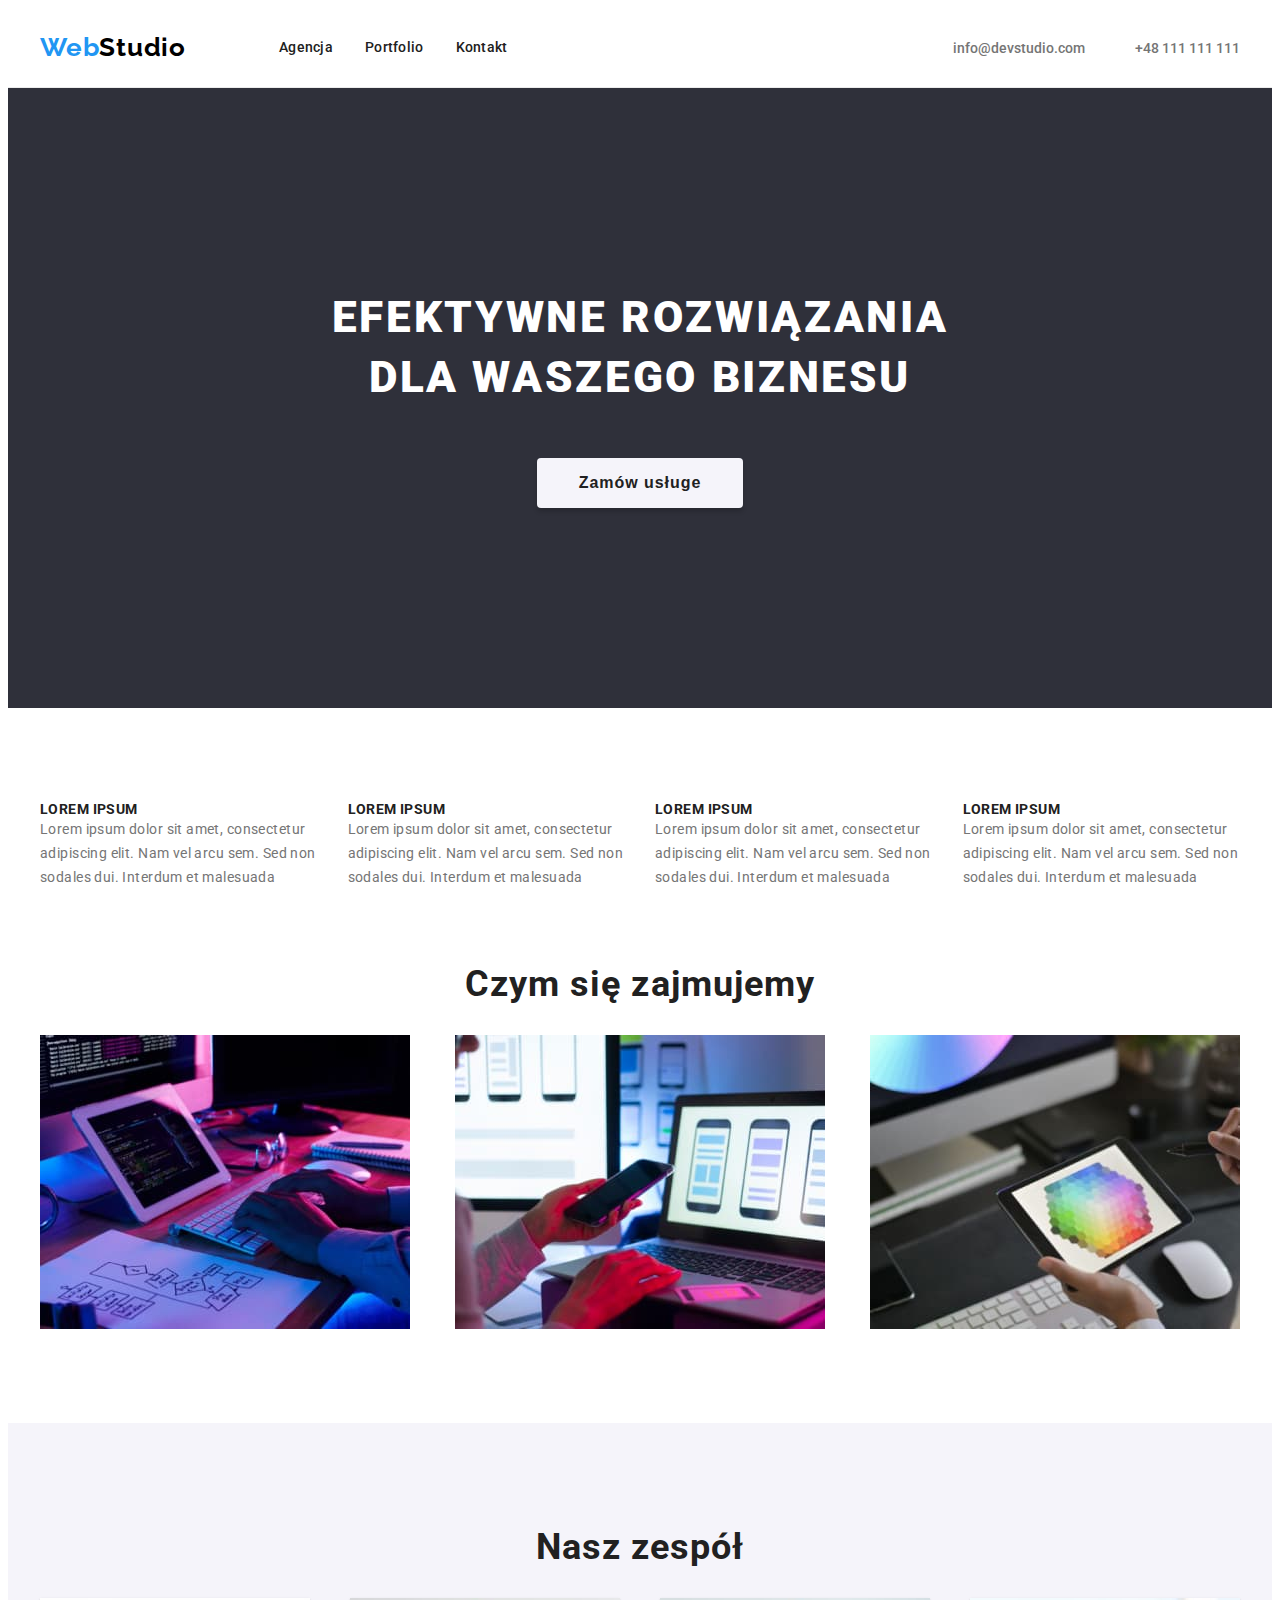
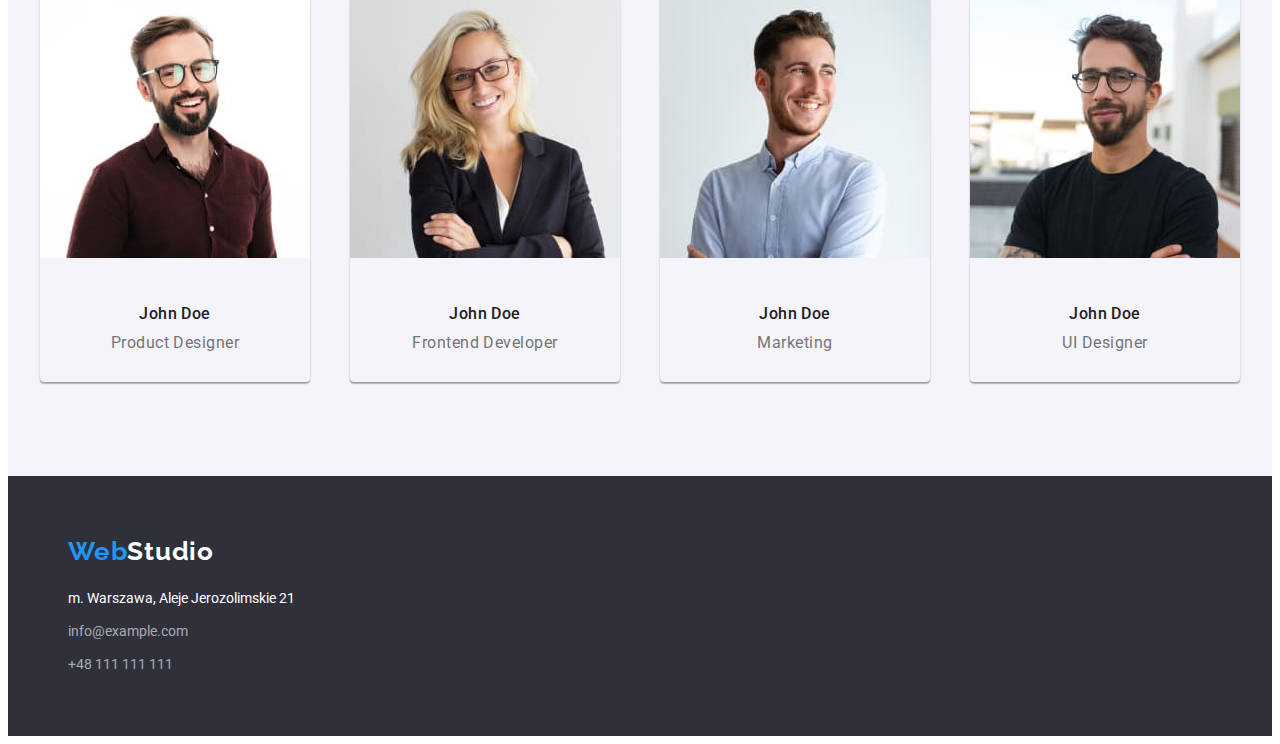
<file: index.html>
<!DOCTYPE html>
<html lang="pl">
  <head>
    <meta charset="UTF-8" />
    <meta http-equiv="X-UA-Compatible" content="IE=edge" />
    <meta name="viewport" content="width=device-width, initial-scale=1.0" />
    <link rel="preconnect" href="https://fonts.googleapis.com" />
    <link rel="preconnect" href="https://fonts.gstatic.com" crossorigin />
    <link
      href="https://fonts.googleapis.com/css2?family=Raleway:wght@700&family=Roboto:wght@400;500;700;900&display=swap"
      rel="stylesheet"
    />
    <link
      rel="stylesheet"
      href="https://cdnjs.cloudflare.com/ajax/libs/modern-normalize/1.1.0/modern-normalize.min.css"
      integrity="sha512-wpPYUAdjBVSE4KJnH1VR1HeZfpl1ub8YT/NKx4PuQ5NmX2tKuGu6U/JRp5y+Y8XG2tV+wKQpNHVUX03MfMFn9Q=="
      crossorigin="anonymous"
      referrerpolicy="no-referrer"
    />
    <link rel="stylesheet" href="css/styles.css" />
    <title>Studio</title>
  </head>
  <body>
    <header class="page-header">
      <div class="container">
        <div class="navbar">
          <a class="logo-text" href="./index.html"
            ><span class="logo-text-color">Web</span>Studio</a
          >
          <nav>
            <ul class="main-nav-list">
              <li class="main-nav-item">
                <a class="main-nav-link" href="./index.html">Agencja</a>
              </li>
              <li class="main-nav-item">
                <a class="main-nav-link" href="./portfolio.html">Portfolio</a>
              </li>
              <li class="main-nav-item">
                <a class="main-nav-link" href="#">Kontakt</a>
              </li>
            </ul>
          </nav>

          <ul class="contact-link-list">
            <li class="contact-link-item">
              <a class="main-nav-contact-link" href="mailto:info@devstudio.com"
                >info@devstudio.com</a
              >
            </li>
            <li class="contact-link-item">
              <a class="main-nav-contact-link" href="tel:+48111111111"
                >+48 111 111 111</a
              >
            </li>
          </ul>
        </div>
      </div>
    </header>
    <main>
      <!-- HERO -->
      <section class="hero-section">
        <div class="container">
          <h1 class="hero-heading">
            EFEKTYWNE ROZWIĄZANIA DLA WASZEGO BIZNESU
          </h1>
          <button class="button-style button-hero" type="button">
            Zamów usługe
          </button>
        </div>
      </section>

      <!-- CZYM SIĘ ZAJMUJEMY -->
      <section class="section">
        <div class="container">
          <ul class="text-cards">
            <li class="text-card">
              <p class="card-title">LOREM IPSUM</p>
              <p class="card-text">
                Lorem ipsum dolor sit amet, consectetur adipiscing elit. Nam vel
                arcu sem. Sed non sodales dui. Interdum et malesuada
              </p>
            </li>
            <li class="text-card">
              <p class="card-title">LOREM IPSUM</p>
              <p class="card-text">
                Lorem ipsum dolor sit amet, consectetur adipiscing elit. Nam vel
                arcu sem. Sed non sodales dui. Interdum et malesuada
              </p>
            </li>
            <li class="text-card">
              <p class="card-title">LOREM IPSUM</p>
              <p class="card-text">
                Lorem ipsum dolor sit amet, consectetur adipiscing elit. Nam vel
                arcu sem. Sed non sodales dui. Interdum et malesuada
              </p>
            </li>
            <li class="text-card">
              <p class="card-title">LOREM IPSUM</p>
              <p class="card-text">
                Lorem ipsum dolor sit amet, consectetur adipiscing elit. Nam vel
                arcu sem. Sed non sodales dui. Interdum et malesuada
              </p>
            </li>
          </ul>

          <h2 class="section-heading">Czym się zajmujemy</h2>

          <div class="img-cards">
            <figure class="img-card-item">
              <img
                class="no-gap"
                src="images/work1.jpg"
                alt="Człowiek pisze na klawiaturze"
                width="370"
                height="294"
              />
            </figure>
            <figure class="img-card-item">
              <img
                class="no-gap"
                src="images/work2.jpg"
                alt="Człowiek trzyma telefon"
                width="370"
                height="294"
              />
            </figure>
            <figure class="img-card-item">
              <img
                class="no-gap"
                src="images/work3.jpg"
                alt="Człowiek trzyma tablet"
                width="370"
                height="294"
              />
            </figure>
          </div>
        </div>
      </section>
      <!-- NASZ ZESPÓŁ -->
      <section class="section staff">
        <div class="container">
          <h2 class="section-heading">Nasz zespół</h2>

          <div class="staff-cards">
            <figure class="staff-card-item">
              <img
                class="no-gap"
                src="images/our-staff1.jpg"
                alt="Mężczyzna w okularach"
                width="270"
                height="260"
              />
              <figcaption>
                <h3 class="staff-section-heading">John Doe</h3>
                <p class="staff-section-text">Product Designer</p>
              </figcaption>
            </figure>
            <figure class="staff-card-item">
              <img
                class="no-gap"
                src="images/our-staff2.jpg"
                alt="Kobieta w okularach"
                width="270"
                height="260"
              />
              <figcaption>
                <h3 class="staff-section-heading">John Doe</h3>
                <p class="staff-section-text">Frontend Developer</p>
              </figcaption>
            </figure>
            <figure class="staff-card-item">
              <img
                class="no-gap"
                src="images/our-staff3.jpg"
                alt="Mężczyzna w koszuli"
                width="270"
                height="260"
              />
              <figcaption>
                <h3 class="staff-section-heading">John Doe</h3>
                <p class="staff-section-text">Marketing</p>
              </figcaption>
            </figure>
            <figure class="staff-card-item">
              <img
                class="no-gap"
                src="images/our-staff4.jpg"
                alt="Zdjęcie John Doe"
                width="270"
                height="260"
              />
              <figcaption>
                <h3 class="staff-section-heading">John Doe</h3>
                <p class="staff-section-text">UI Designer</p>
              </figcaption>
            </figure>
          </div>
        </div>
      </section>
    </main>
    <footer class="footer-section">
      <div class="container">
        <a class="logo-text footer-logo-text" href="index.html"
          ><span class="logo-text-color">Web</span>Studio</a
        >
        <address>
          <ul>
            <li class="footer-list-item">
              <a
                class="footer-links map-link"
                href="https://goo.gl/maps/DFV8Tzm6335KVXMM9"
                target="_blank"
                >m. Warszawa, Aleje Jerozolimskie 21</a
              >
            </li>
            <li class="footer-list-item">
              <a class="footer-links" href="mailto:info@example.com"
                >info@example.com</a
              >
            </li>
            <li class="footer-list-item">
              <a class="footer-links" href="tel:+48111111111"
                >+48 111 111 111</a
              >
            </li>
          </ul>
        </address>
      </div>
    </footer>
  </body>
</html>
</file>
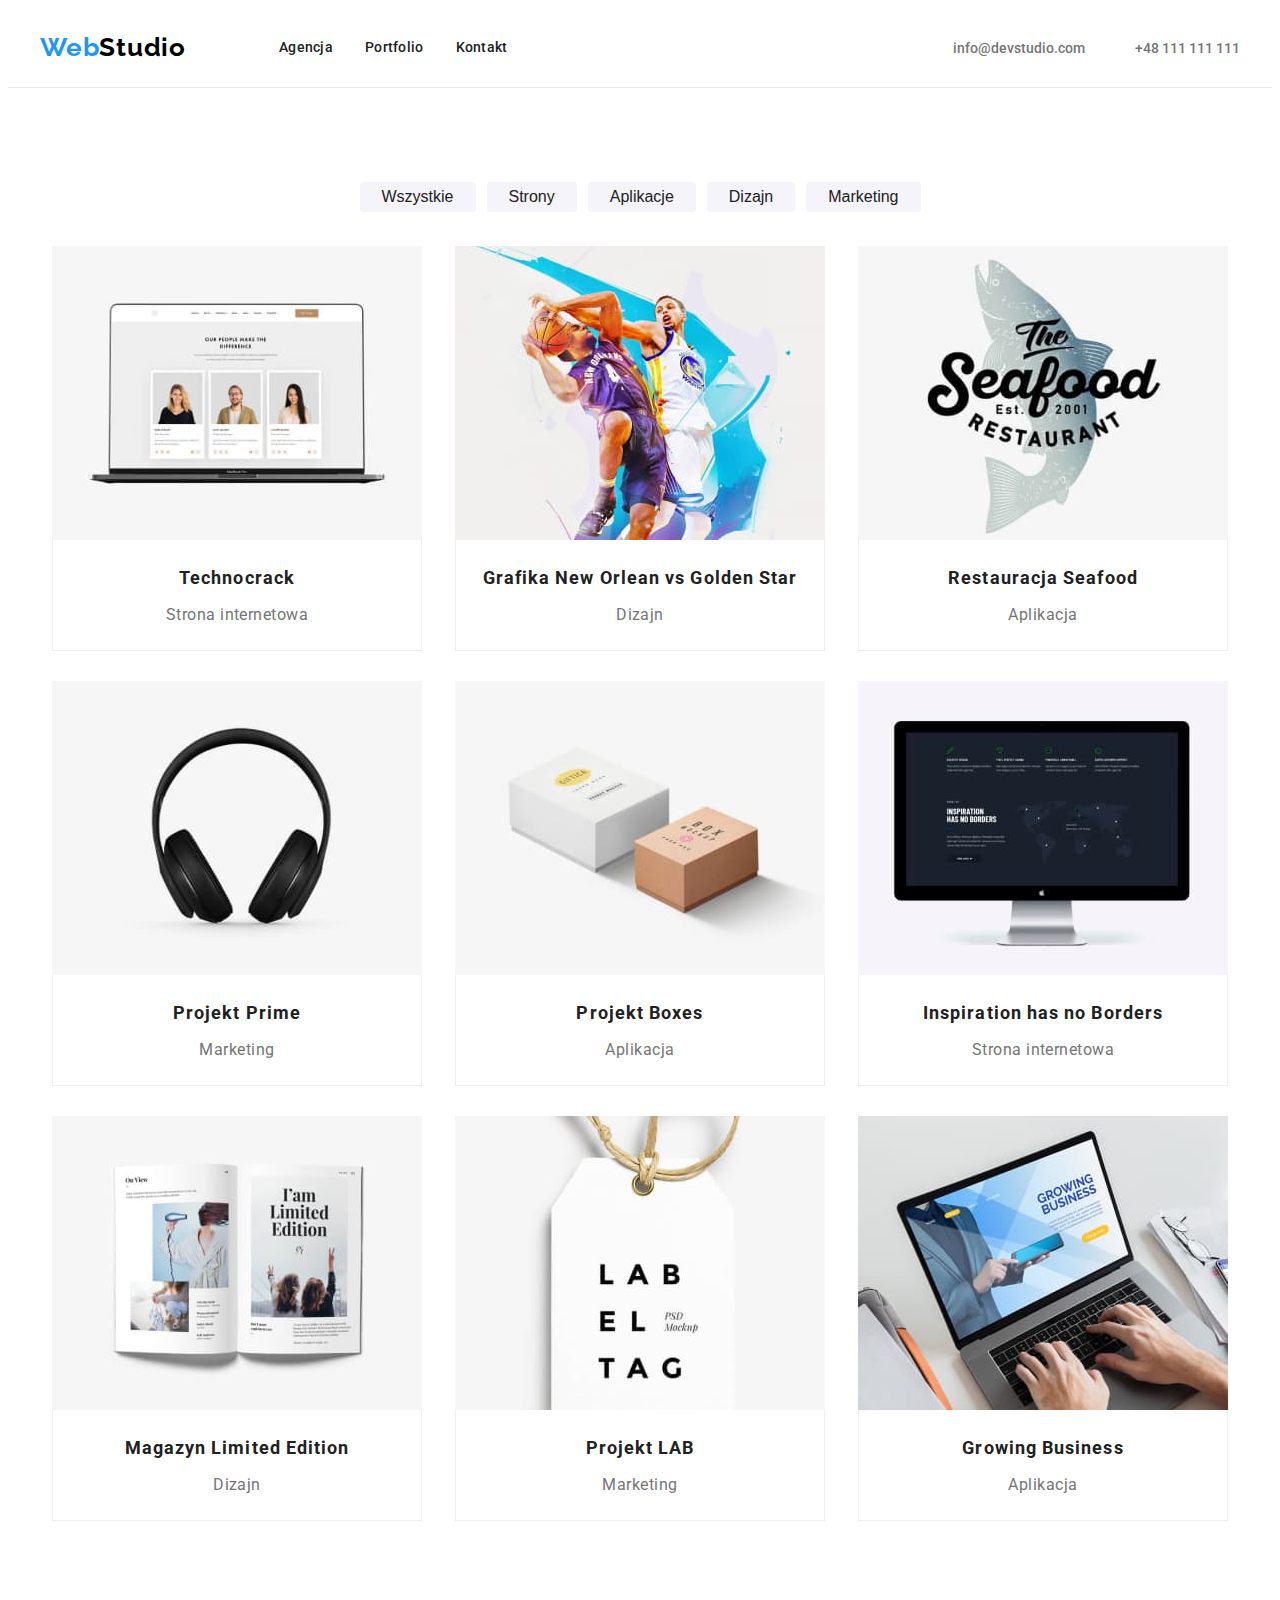
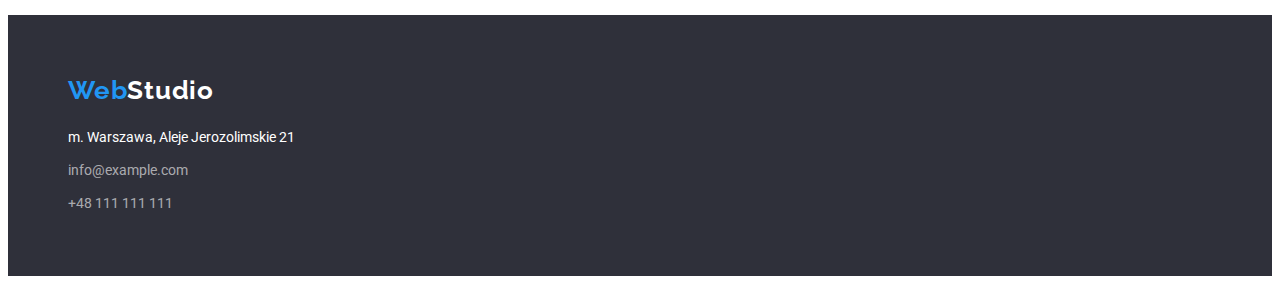
<file: portfolio.html>
<!DOCTYPE html>
<html lang="pl">
  <head>
    <meta charset="UTF-8" />
    <meta http-equiv="X-UA-Compatible" content="IE=edge" />
    <meta name="viewport" content="width=device-width, initial-scale=1.0" />
    <link rel="preconnect" href="https://fonts.googleapis.com" />
    <link rel="preconnect" href="https://fonts.gstatic.com" crossorigin />
    <link
      href="https://fonts.googleapis.com/css2?family=Raleway:wght@700&family=Roboto:wght@400;500;700;900&display=swap"
      rel="stylesheet"
    />
    <link
      rel="stylesheet"
      href="https://cdnjs.cloudflare.com/ajax/libs/modern-normalize/1.1.0/modern-normalize.min.css"
      integrity="sha512-wpPYUAdjBVSE4KJnH1VR1HeZfpl1ub8YT/NKx4PuQ5NmX2tKuGu6U/JRp5y+Y8XG2tV+wKQpNHVUX03MfMFn9Q=="
      crossorigin="anonymous"
      referrerpolicy="no-referrer"
    />
    <link rel="stylesheet" href="css/styles.css" />
    <title>Portfolio - Studio</title>
  </head>
  <body>
    <header class="page-header">
      <div class="container">
        <div class="navbar">
          <a class="logo-text" href="./index.html"
            ><span class="logo-text-color">Web</span>Studio</a
          >
          <nav>
            <ul class="main-nav-list">
              <li class="main-nav-item">
                <a class="main-nav-link" href="./index.html">Agencja</a>
              </li>
              <li class="main-nav-item">
                <a class="main-nav-link" href="./portfolio.html">Portfolio</a>
              </li>
              <li class="main-nav-item">
                <a class="main-nav-link" href="#">Kontakt</a>
              </li>
            </ul>
          </nav>

          <ul class="contact-link-list">
            <li class="contact-link-item">
              <a class="main-nav-contact-link" href="mailto:info@devstudio.com"
                >info@devstudio.com</a
              >
            </li>
            <li class="contact-link-item">
              <a class="main-nav-contact-link" href="tel:+48111111111"
                >+48 111 111 111</a
              >
            </li>
          </ul>
        </div>
      </div>
    </header>
    <main>
      <div class="section container">
        <div class="buttons">
          <button class="button-style button-portfolio" type="button">
            Wszystkie
          </button>
          <button class="button-style button-portfolio" type="button">
            Strony
          </button>
          <button class="button-style button-portfolio" type="button">
            Aplikacje
          </button>
          <button class="button-style button-portfolio" type="button">
            Dizajn
          </button>
          <button class="button-style button-portfolio" type="button">
            Marketing
          </button>
        </div>

        <div class="portfolio-cards">
          <figure class="portfolio-card-item">
            <img
              class="no-gap"
              src="images/portfolio1.jpg"
              alt="Laptop z wyświetloną stroną internetową"
              width="370"
              height="294"
            />
            <figcaption class="portfolio-card-caption">
              <p class="portfolio-card-title">Technocrack</p>
              <p class="portfolio-card-text">Strona internetowa</p>
            </figcaption>
          </figure>
          <figure class="portfolio-card-item">
            <img
              class="no-gap"
              src="images/portfolio2.jpg"
              alt="Dwóch mężczyzn z piłką do koszykówki"
              width="370"
              height="294"
            />
            <figcaption class="portfolio-card-caption">
              <p class="portfolio-card-title">
                Grafika New Orlean vs Golden Star
              </p>

              <p class="portfolio-card-text">Dizajn</p>
            </figcaption>
          </figure>
          <figure class="portfolio-card-item">
            <img
              class="no-gap"
              src="images/portfolio3.jpg"
              alt="Logo z tekstem i obrazem ryby"
              width="370"
              height="294"
            />
            <figcaption class="portfolio-card-caption">
              <p class="portfolio-card-title">Restauracja Seafood</p>

              <p class="portfolio-card-text">Aplikacja</p>
            </figcaption>
          </figure>
          <figure class="portfolio-card-item">
            <img
              class="no-gap"
              src="images/portfolio4.jpg"
              alt="Słuchawki nauszne"
              width="370"
              height="294"
            />
            <figcaption class="portfolio-card-caption">
              <p class="portfolio-card-title">Projekt Prime</p>
              <p class="portfolio-card-text">Marketing</p>
            </figcaption>
          </figure>
          <figure class="portfolio-card-item">
            <img
              class="no-gap"
              src="images/portfolio5.jpg"
              alt="Dwa pudełka"
              width="370"
              height="294"
            />
            <figcaption class="portfolio-card-caption">
              <p class="portfolio-card-title">Projekt Boxes</p>
              <p class="portfolio-card-text">Aplikacja</p>
            </figcaption>
          </figure>
          <figure class="portfolio-card-item">
            <img
              class="no-gap"
              src="images/portfolio6.jpg"
              alt="Ekran komputera z wyświetloną stroną internetową"
              width="370"
              height="294"
            />
            <figcaption class="portfolio-card-caption">
              <p class="portfolio-card-title">Inspiration has no Borders</p>

              <p class="portfolio-card-text">Strona internetowa</p>
            </figcaption>
          </figure>
          <figure class="portfolio-card-item">
            <img
              class="no-gap"
              src="images/portfolio7.jpg"
              alt="Otwarty magazyn"
              width="370"
              height="294"
            />
            <figcaption class="portfolio-card-caption">
              <p class="portfolio-card-title">Magazyn Limited Edition</p>

              <p class="portfolio-card-text">Dizajn</p>
            </figcaption>
          </figure>
          <figure class="portfolio-card-item">
            <img
              class="no-gap"
              src="images/portfolio8.jpg"
              alt="Etykieta z napisem"
              width="370"
              height="294"
            />
            <figcaption class="portfolio-card-caption">
              <p class="portfolio-card-title">Projekt LAB</p>

              <p class="portfolio-card-text">Marketing</p>
            </figcaption>
          </figure>
          <figure class="portfolio-card-item">
            <img
              class="no-gap"
              src="images/portfolio9.jpg"
              alt="Człowiek pisze na laptopie"
              width="370"
              height="294"
            />
            <figcaption class="portfolio-card-caption">
              <p class="portfolio-card-title">Growing Business</p>
              <p class="portfolio-card-text">Aplikacja</p>
            </figcaption>
          </figure>
        </div>
      </div>
    </main>
    <footer class="footer-section">
      <div class="container">
        <a class="logo-text footer-logo-text" href="index.html"
          ><span class="logo-text-color">Web</span>Studio</a
        >
        <address>
          <ul>
            <li class="footer-list-item">
              <a
                class="footer-links map-link"
                href="https://goo.gl/maps/DFV8Tzm6335KVXMM9"
                target="_blank"
                >m. Warszawa, Aleje Jerozolimskie 21</a
              >
            </li>
            <li class="footer-list-item">
              <a class="footer-links" href="mailto:info@example.com"
                >info@example.com</a
              >
            </li>
            <li class="footer-list-item">
              <a class="footer-links" href="tel:+48111111111"
                >+48 111 111 111</a
              >
            </li>
          </ul>
        </address>
      </div>
    </footer>
  </body>
</html>
</file>
<file: css/styles.css>
:root {
  --brand-color: #2196f3;
  --background-color: #2f303a;
  --text-color: #212121;
  --font-color-light-gray: #757575;
  --color-light-gray: #f5f4fa;
}

body {
  font-family: "Roboto", sans-serif;
  font-size: 14px;
  color: var(--text-color);
}

ul {
  list-style-type: none;
  margin: 0;
  padding: 0;
}

p {
  margin: 0;
}

h1 {
  margin: 0;
}

.container {
  width: 1200px;
  margin: 0 auto;
}

.page-header {
  border-bottom: 1px solid #ececec;
  background-color: #fff;
  padding: 24px;
}

.section {
  padding: 94px 0;
}

/* MAIN NAVIGATION LIST */

.navbar {
  display: flex;
  align-items: center;
  justify-content: flex-start;
}

.main-nav-list {
  display: flex;
}

.main-nav-item {
  margin-right: 32px;
}

.main-nav-item:last-child {
  margin-right: 0;
}

/* CONTACT LINK IN MAIN NAVIGATION */

.contact-link-list {
  display: flex;
  margin-left: auto;
}

.contact-link-item {
  margin-right: 50px;
}

.contact-link-item:last-child {
  margin-right: 0;
}

/* LOGO STYLE */

.logo-text {
  font-family: "Raleway";
  font-weight: 700;
  font-size: 26px;
  line-height: 1.2;
  letter-spacing: 0.03em;
  color: #000000;
  text-decoration: none;
  margin-right: 93px;
}

.logo-text-color {
  color: var(--brand-color);
}

/* LINKS STYLE */

.main-nav-link {
  color: var(--text-color);
  text-decoration: none;
  font-weight: 500;
  font-size: 14px;
  line-height: 1.1;
  letter-spacing: 0.02em;
}

.active {
  color: var(--brand-color);
}

.main-nav-link:hover,
.main-nav-link:focus,
.main-nav-contact-link:hover,
.main-nav-contact-link:focus {
  color: var(--brand-color);
}

.main-nav-contact-link {
  color: var(--font-color-light-gray);
  font-weight: 500;
  text-decoration: none;
}

/* HERO SECTION */

.hero-section {
  background-color: var(--background-color);
  padding: 200px 0;
}

.hero-heading {
  font-weight: 900;
  font-size: 44px;
  line-height: 1.36;
  text-align: center;
  letter-spacing: 0.06em;
  text-transform: uppercase;
  color: #ffffff;
  width: 696px;
  margin: 0 auto;
  margin-bottom: 50px;
}

.hero-section .container {
  text-align: center;
}

/* BUTTON STYLE */

.button-style {
  border-radius: 4px;
  border: 0;
  font-size: 16px;
  color: var(--text-color);
  background: var(--color-light-gray);
}

.button-hero {
  box-shadow: 0px 4px 4px rgba(0, 0, 0, 0.15);
  padding: 10px 42px;
  font-weight: 700;
  line-height: 1.875;
  letter-spacing: 0.06em;
}

.buttons {
  margin-bottom: 34px;
  text-align: center;
}

.button-portfolio {
  padding: 6px 22px;
  font-weight: 500;
  margin-right: 8px;
}

.button-portfolio:last-child {
  margin-right: 0;
}

.button-portfolio:hover,
.button-portfolio:focus,
.button-hero:hover,
.button-hero:focus {
  color: #ffffff;
  background: var(--brand-color);
  box-shadow: 0px 3px 1px rgba(0, 0, 0, 0.1), 0px 1px 2px rgba(0, 0, 0, 0.08),
    0px 2px 2px rgba(0, 0, 0, 0.12);
  cursor: pointer;
}

/* PORTFOLIO */

/* .portfolio-cards {
  display: flex;
  flex-wrap: wrap;
  margin: 0 auto;
  justify-content: center;
} */

.portfolio-cards {
  text-align: center;
}

.portfolio-card-item {
  margin: 15px;
  display: inline-block;
}

.portfolio-card-item:nth-of-type(3n + 1) {
  margin-left: 0;
}

.portfolio-card-item:nth-of-type(3n) {
  margin-right: 0;
}

.portfolio-card-item:nth-last-of-type(-n + 3) {
  margin-bottom: 0;
}

.portfolio-card-item:nth-of-type(-n + 3) {
  margin-top: 0;
}

.portfolio-card-caption {
  padding: 20px 24px;
  border-right: 1px solid #eeeeee;
  border-bottom: 1px solid #eeeeee;
  border-left: 1px solid #eeeeee;
}

.portfolio-card-caption p:first-child {
  margin-bottom: 4px;
}

.portfolio-card-title {
  font-weight: 700;
  font-size: 18px;
  line-height: 2;
  letter-spacing: 0.06em;
  color: var(--text-color);
}

.portfolio-card-text {
  font-size: 16px;
  line-height: 1.875;
  letter-spacing: 0.03em;
  color: var(--font-color-light-gray);
}

/* MAIN SECTION */

.text-cards {
  display: flex;
  justify-content: space-between;
  margin-bottom: 94px;
}

.text-card {
  margin-right: 30px;
}

.text-card:last-child {
  margin-right: 0;
}

.card-title {
  font-weight: 700;
  font-size: 14px;
  line-height: 1.14;
  letter-spacing: 0.03em;
  text-transform: uppercase;
  color: var(--text-color);
}

.card-text {
  line-height: 1.71;
  letter-spacing: 0.03em;
  color: var(--font-color-light-gray);
}

.img-cards {
  display: flex;
  justify-content: space-between;
}

/* .img-card-items {
  margin: 0;
} */

.img-card-item,
.staff-card-item {
  margin: 0;
}

.no-gap {
  display: block;
}

.section-heading {
  font-weight: 700;
  font-size: 36px;
  line-height: 1.16px;
  text-align: center;
  letter-spacing: 0.03em;
  color: var(--text-color);
  margin-bottom: 50px;
}

.staff {
  background-color: var(--color-light-gray);
}

.staff-cards {
  display: flex;
  justify-content: space-between;
}

.staff-card-item {
  box-shadow: 0px 1px 3px rgba(0, 0, 0, 0.12), 0px 1px 1px rgba(0, 0, 0, 0.14),
    0px 2px 1px rgba(0, 0, 0, 0.2);
  border-radius: 0px 0px 4px 4px;
}

.staff-card-item figcaption {
  padding: 30px;
}

.staff-card-item h3 {
  margin-bottom: 10px;
}

.staff-section-heading {
  font-weight: 500;
  font-size: 16px;
  line-height: 1.1875;
  text-align: center;
  letter-spacing: 0.03em;
  color: var(--text-color);
}

.staff-section-text {
  font-size: 16px;
  line-height: 1.1875;
  text-align: center;
  letter-spacing: 0.03em;
  color: var(--font-color-light-gray);
}

/* FOOTER SECTION */

.footer-section {
  background-color: var(--background-color);
  padding: 60px;
}

.footer-logo-text {
  color: #ffffff;
  display: block;
  margin-bottom: 20px;
}

.footer-list-item {
  margin-bottom: 9px;
}

.footer-list-item:last-child {
  margin-bottom: 0;
}

.footer-links {
  color: #ffffff99;
  text-decoration: none;
  font-style: normal;
  line-height: 1.7;
}

.footer-links:hover {
  color: #ffffff99;
  text-decoration: underline;
}

.map-link {
  color: #ffffff;
}
</file>
